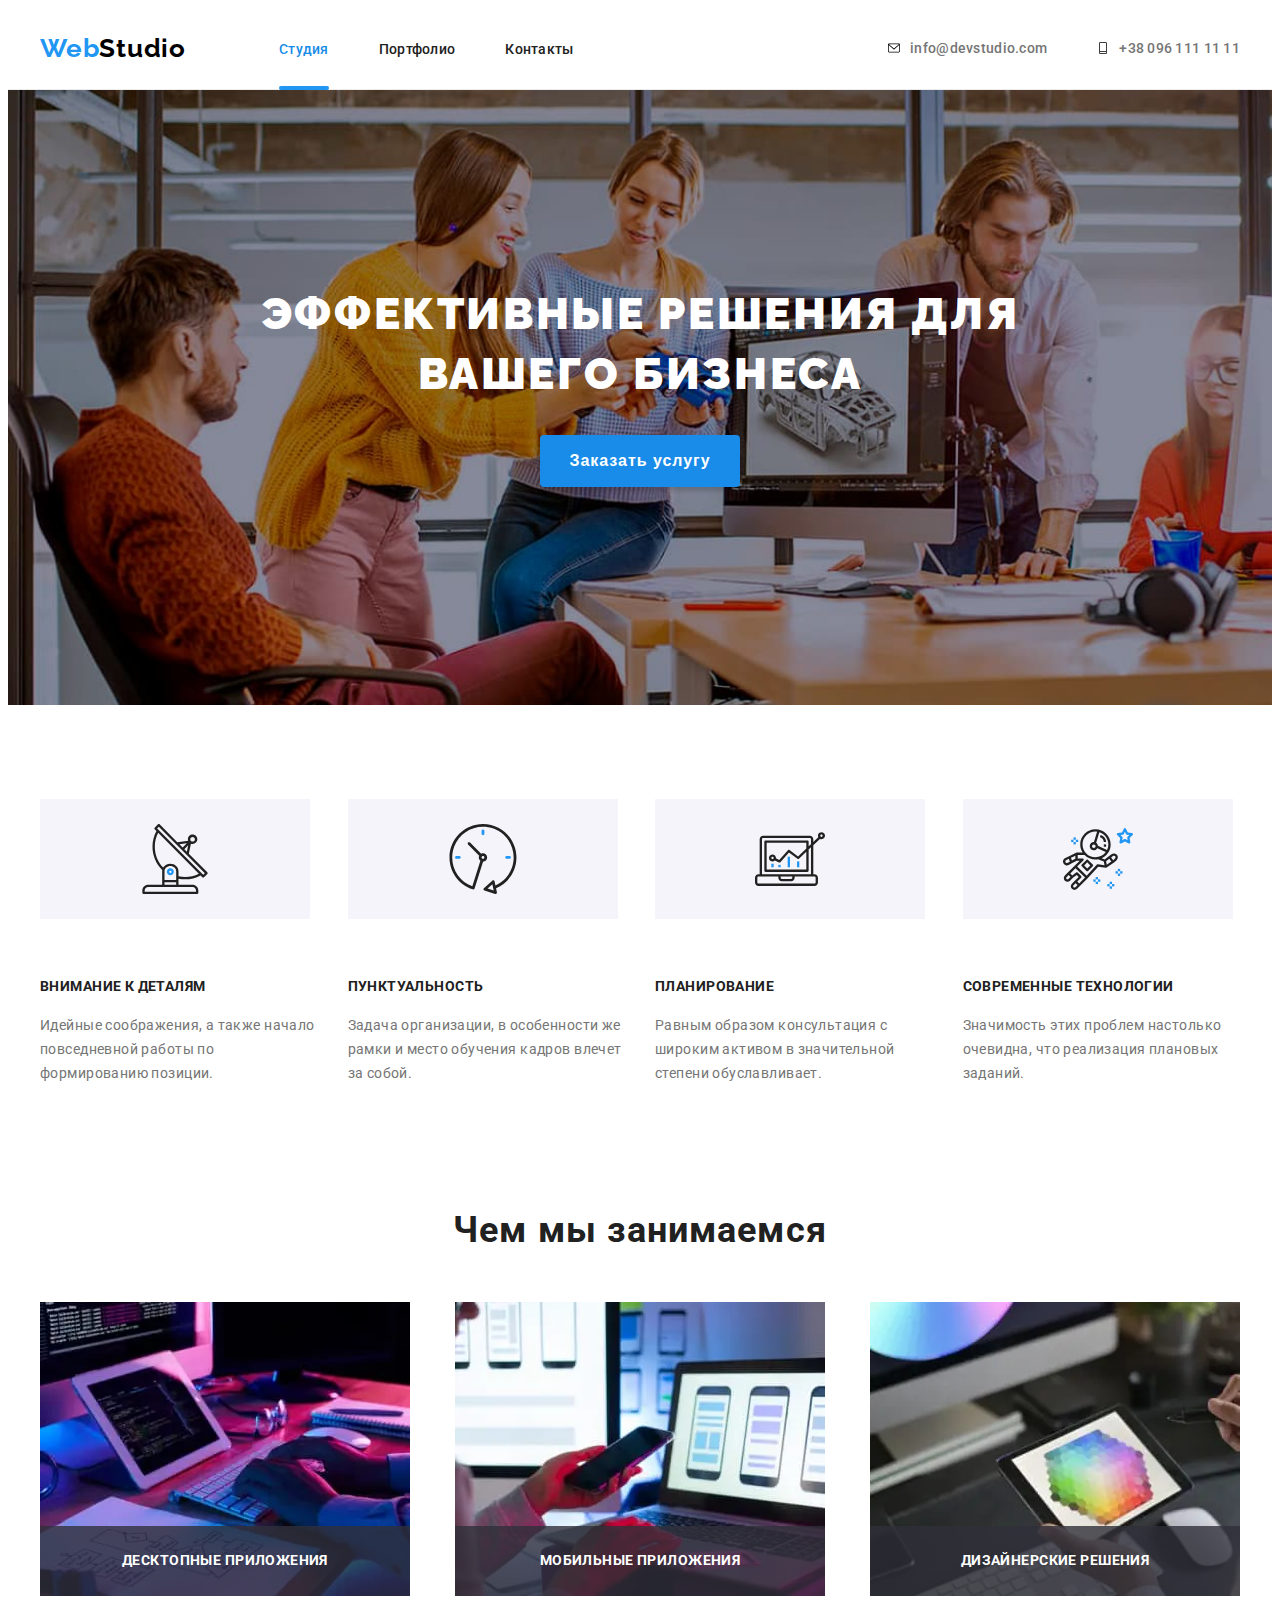
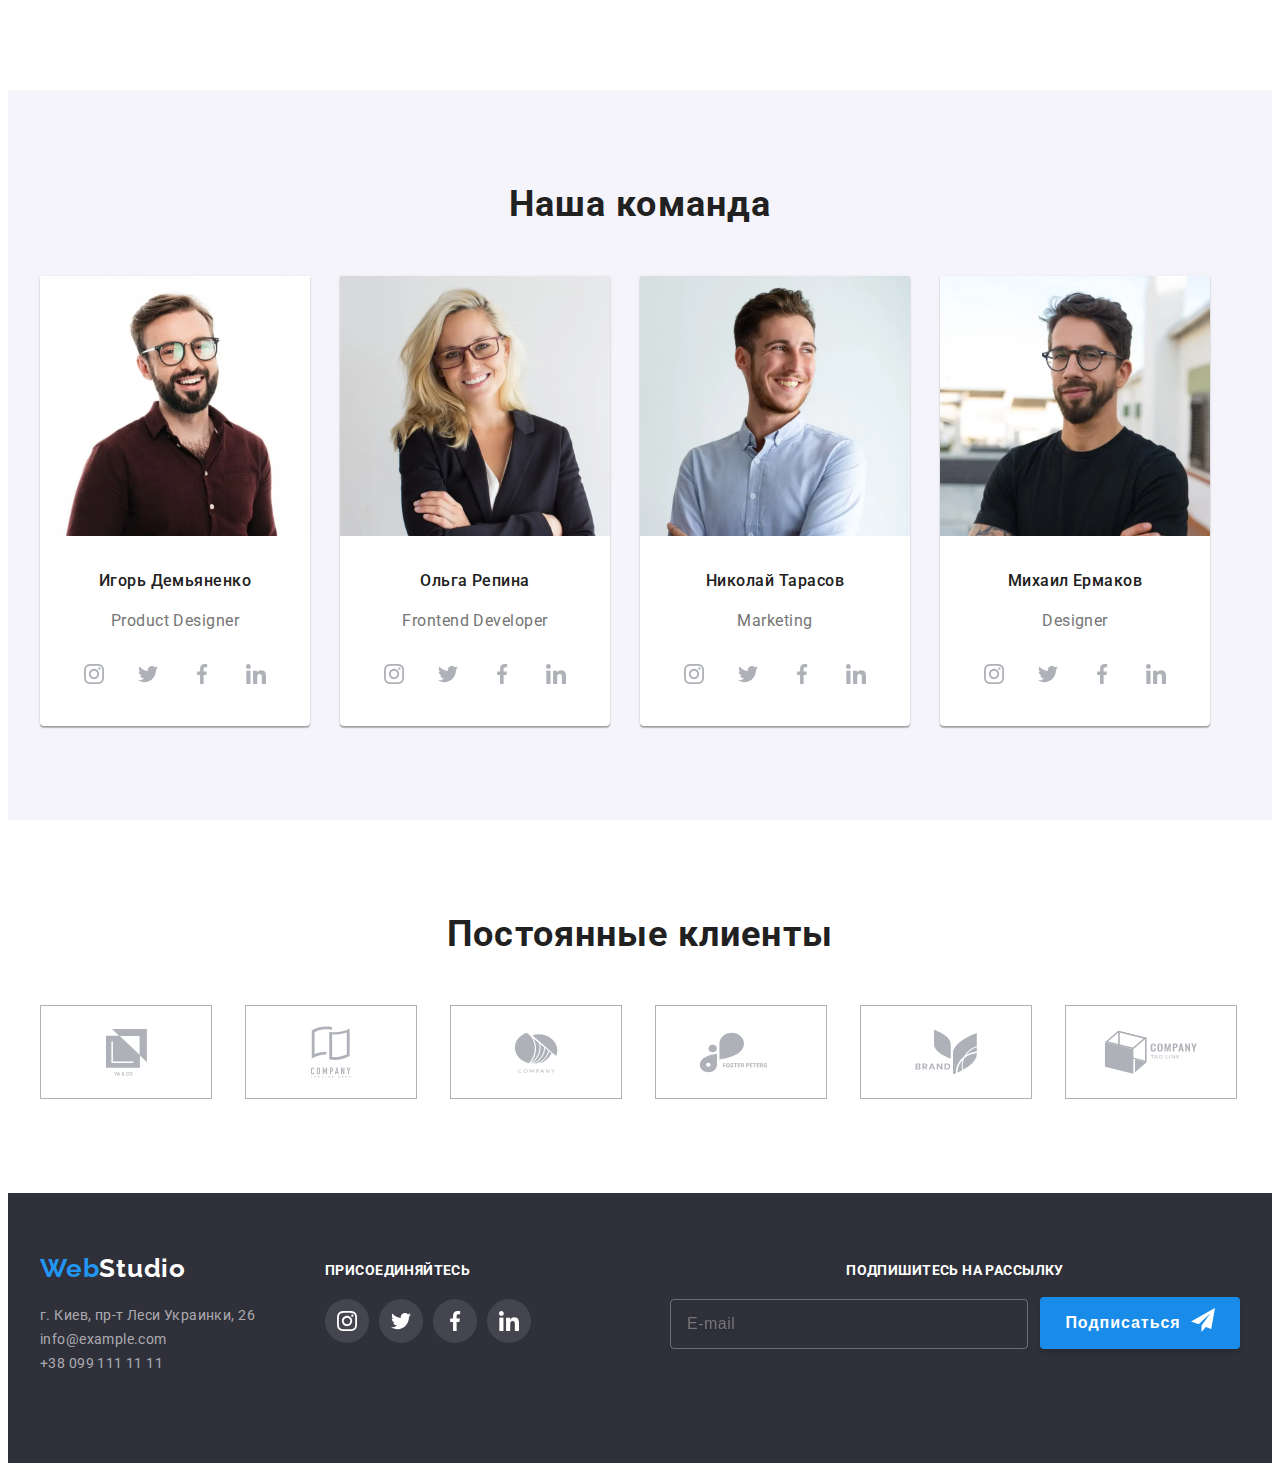
<file: index.html>
﻿<!DOCTYPE html>
<html lang="ru">
<head>
    <meta charset="UTF-8">
    <meta http-equiv="X-UA-Compatible" content="IE=edge">
    <meta name="viewport" content="width=device-width, initial-scale=1.0">
    <title>WebStudio</title>
    <link rel="preconnect" href="https://fonts.googleapis.com">
<link rel="preconnect" href="https://fonts.gstatic.com" crossorigin>
<link href="https://fonts.googleapis.com/css2?family=Raleway:wght@700&family=Roboto:wght@400;500;700;900&display=swap" rel="stylesheet">
<link rel="stylesheet" href="https://cdnjs.cloudflare.com/ajax/libs/modern-normalize/1.1.0/modern-normalize.min.css" integrity="sha512-wpPYUAdjBVSE4KJnH1VR1HeZfpl1ub8YT/NKx4PuQ5NmX2tKuGu6U/JRp5y+Y8XG2tV+wKQpNHVUX03MfMFn9Q==" crossorigin="anonymous" referrerpolicy="no-referrer" />
<link rel="stylesheet" href="./css/main.min.css">
</head>


<body class="body">

  <header class="header">
    <div class="container container-heder">
      <nav class="navigation">
        <a class="logo logo_part_black link"
         href="./"> 
         <span class="logo_part_blue link">Web</span>Studio
        </a>
        <button type="button" class="burger-button" data-menu-open>
        <svg class="burger-icon">
          <use href="images/sprites.svg#icon-menu_24px"></use>
        </svg>
        </button>
        <ul class="menu list">
         <li class="menu__item">
           <a  class="menu__link link current-page"
                  href="./">Студия
           </a>
           </li>
           <li class="menu__item">
           <a class="menu__link link"
                   href="./portfolio.html">Портфолио
           </a>
           </li>
           <li class="menu__item">
           <a class="menu__link link"
                   href="#">Контакты
           </a>
           </li>
        </ul>
      </nav>
     <ul class="address list">
            <li class="address__item">
              <a class="address__link link"
              href="mailto:info@devstudio.com">
              <svg class="adress__icon">
                <use href="images/sprites.svg#icon-envelope"></use>
              </svg>
              info@devstudio.com
            </a>
            </li>
            <li class="address__item">
              <a class="address__link link" href="tel:+380961111111">
              <svg class="adress__icon">
                <use href="images/sprites.svg#icon-tell"></use>
              </svg>
              +38 096 111 11 11
              </a>
            </li>
          </ul>  
    </div> 
    <div class="mobile-menu" data-menu>
<div class="container">
  <button type="button" class="botton-close" data-menu-close>
    <svg class="button-close-icon">
      <use href="images/sprites.svg#icon-Vector"></use>
    </svg>
   </button>
   <nav>
   <ul class="mobile-menu__list list">
    <li class="mobile-menu__item">
      <a  class="mobile-link link mobile-current-page"
             href="./">Студия
      </a>
      </li>
      <li class="mobile-menu__item">
      <a class="mobile-link link"
              href="./portfolio.html">Портфолио
      </a>
      </li>
      <li class="mobile-menu__item">
      <a class="mobile-link link"
              href="#">Контакты
      </a>
      </li>
   </ul>
  </nav>
   <ul class="mobile-address list">
    <li class="mobile-menu__item">
      <a class="mobile-link mobile-link-blue link" href="tel:+380961111111">
      +38 096 111 11 11
      </a>
    </li>
    <li class="mobile-menu__item">
      <a class="mobile-link-email link"
      href="mailto:info@devstudio.com">
      info@devstudio.com
    </a>
    </li>
  </ul> 
  <ul class="mobile-social">
    <li class="mobile-social__item list">
      <a href="#" class="mobile-social__link link">Instagram</a>
    </li>
    <li class="mobile-social__item list">
      <a href="#" class="mobile-social__link link">Twitter</a>
    </li>
    <li class="mobile-social__item list">
      <a href="#" class="mobile-social__link link">Facebook</a>
    </li>
    <li class="mobile-social__item list">
      <a href="#" class="mobile-social__link link">LinkedIn</a>
    </li>
  </ul> 
</div>
    </div>   
  </header>


  <main>
      <section class=" hero">
        <div class="container container-hero">
          <h1 class="main-title">
            Эффективные решения для вашего бизнеса
          </h1>
          <button class="button" type="button" data-modal-open>Заказать услугу
        </button>
        </div>
      </section>

      <section class="description">
        <div class="container">
          <h2 class="visually-hidden">
            Почему мы</h2>
          <ul class="description__list list">
            <li class="description__item">
              <div class="description__icon-wrapper">
              <svg class="description__icon">
                <use href="images/sprites.svg#icon-antenna">
                </use>
              </svg>
            </div>
              <h3 class="description-subtitle subtitle">
                Внимание к деталям</h3>
              <p class="description__text">Идейные соображения, а также начало повседневной работы по формированию позиции.</p>
            </li>
            <li class="description__item">
              <div class="description__icon-wrapper">
              <svg class="description__icon">
                <use href="images/sprites.svg#icon-clock"></use>
              </svg>
              </div>
              <h3 class="description-subtitle subtitle">
                Пунктуальность</h3>
              <p class="description__text">Задача организации, в особенности же рамки и место обучения кадров влечет за собой.</p>
            </li>
            <li class="description__item">
              <div class="description__icon-wrapper">
              <svg class="description__icon">
                <use href="images/sprites.svg#icon-diagram"></use>
              </svg>
              </div>
              <h3 class="description-subtitle subtitle">
               Планирование</h3>
              <p class="description__text">Равным образом консультация с широким активом в значительной степени обуславливает.</p>
            </li>
            <li class="description__item">
              <div class="description__icon-wrapper">
              <svg class="description__icon">
                <use href="images/sprites.svg#icon-astronaut"></use>
              </svg>
              </div>
              <h3 class="description-subtitle subtitle">
                Современные технологии</h3>
              <p class="description__text">Значимость этих проблем настолько очевидна, что реализация плановых заданий.</p>
            </li>
        </div>
      </section>

      <section class="section section-works">
        <div class="container">
        <h2 class="title">Чем мы занимаемся</h2>
        <ul class="works__list list">
          <li class="works__item">
            <div class="works__list-wrapper">
              <picture class="picture">
                <source media="(min-width: 1200px)" srcset="./images/jhg.webp 1x, /images/jhg@2x.webp 2x"
                type="image/webp">
                <source media="(min-width: 1200px)" srcset="./images/jhg.jpg 1x, ./images/jhg@2x.jpg 2x">
            <img src="#" alt="ноутбук" width="370" height="294">
            </picture>
            <p class="works__text">Десктопные приложения</p>
            </div>
          </li>
          <li class="works__item">
            <div class="works__list-wrapper">
              <picture class="picture">
                <source media="(min-width: 1200px)" srcset="./images/leptop.webp 1x, ./images/leptop@2x.webp 2x"
                type="image/webp">
                <source media="(min-width: 1200px)" srcset="./images/leptop.jpg 1x, ./images/leptop@2x.jpg 2x">
             <img src="#" alt="телефон, ноутбук" width="370" height="294">
             </picture>
             <p class="works__text">Мобильные приложения</p>
            </div>
          </li>
          <li class="works__item">
            <div class="works__list-wrapper">
              <picture class="picture">
                <source media="(min-width: 1200px)" srcset="./images/picture.webp 1x, ./images/picture@2x.webp 2x"
                type="image/webp">
                <source media="(min-width: 1200px)" srcset="./images/picture.jpg 1x, ./images/picture@2x.jpg">
            <img src="#" alt="планшет" width="370" height="294">
            </picture>
            <p class="works__text">Дизайнерские решения</p>
            </div>
          </li>
        </ul>
      </div>
      </section>

<section class="section section-team">
  <div class="container">
  <h2 class="title">Наша команда</h2>
  <ul class="team__list list">
    <li class="team__item">
      <picture >
        <source media="(min-width: 1200px)" srcset="./images/igor_demyanenko-desktop.webp 1x, ./images/igor_demyanenko-desktop@2x.webp 2x"
        type="image/webp">
        <source media="(min-width: 1200px)" srcset="./images/igor_demyanenko-desktop.jpg 1x, ./images/igor_demyanenko-desktop@2x.jpg 2x">
        <source media="(min-width: 768px)" srcset="./images/igor_demyanenko-tablet.webp 1x, ./images/igor_demyanenko-tablet@2x.webp 2x"
        type="image/webp"/>
        <source media="(min-width: 768px)" srcset="./images/igor_demyanenko-tablet.jpg 1x, ./images/igor_demyanenko-tablet@2x.jpg 2x">
        <source media="(min-width: 280px)" srcset="./images/igor_demyanenko-mobile.webp 1x, ./images/igor_demyanenko-mobile@2x.webp 2x"
        type="image/webp">
        <source media="(min-width:280px)" srcset="./images/igor_demyanenko-mobile.jpg 1x, ./images/igor_demyanenko-mobile@2x.jpg 2x">
        <img class="picture" src="#" alt="Игорь Демьяненко"/>
      </picture>
       <h4 class="team__names">Игорь Демьяненко</h4>
       <p lang="en" class="team__positions">Product Designer</p>
       <ul class="social__list">
         <li class="social__item list">
           <a class="social__link link" href="#">
           <svg class="social__icon">
             <use href="images/sprites.svg#icon-instagram"></use>
           </svg>
           </a>
         </li>
         <li class="social__item list">
           <a class="social__link link" href="#">
           <svg class="social__icon">
             <use href="images/sprites.svg#icon-twitter"></use>
           </svg>
           </a>
         </li>
         <li class="social__item list">
           <a class="social__link link" href="#">
           <svg class="social__icon">
             <use href="images/sprites.svg#icon-facebook"></use>
           </svg>
           </a>
         </li>
         <li class="social__item list">
           <a class="social__link link" href="#">
           <svg class="social__icon">
             <use href="images/sprites.svg#icon-linkedin"></use>
           </svg>
           </a>
         </li>
       </ul>
    </li>
    <li class="team__item">
      <picture>
        <source media="(min-width: 1200px)" srcset="./images/olga_repina-desktop.webp 1x, ./images/olga_repina-desktop@2x.webp 2x"
        type="image/webp">
        <source media="(min-width: 1200px)" srcset="./images/olga_repina-desktop.jpg 1x, ./images/olga_repina-desktop@2x.jpg 2x">
        <source media="(min-width: 768px)" srcset="./images/olga_repina-tablet.webp 1x, ./images/olga_repina-tablet@2x.webp 2x"
        type="image/webp">
        <source media="(min-width: 768px)" srcset="./images/olga_repina-tablet.jpg 1x, ./images/olga_repina-tablet@2x.jpg 2x">
        <source media="(min-width: 280px)" srcset="./images/olga_repina-mobile.webp 1x, ./images/olga_repina-mobile@2x.webp 2x"
        type="image/webp">
        <source media="(min-width: 280px)" srcset="./images/olga_repina-mobile.jpg 1x, ./images/olga_repina-mobile@2x.jpg 2x">
          <img class="picture" src="#" alt="Ольга Репина">
      </picture>
      
    <h4 class="team__names">Ольга Репина</h4>
    <p lang="en" class="team__positions">Frontend Developer</p>
    <ul class="social__list">
      <li class="social__item list">
        <a class="social__link link" href="#">
        <svg class="social__icon">
          <use href="images/sprites.svg#icon-instagram"></use>
        </svg>
        </a>
      </li>
      <li class="social__item list">
        <a class="social__link link" href="#">
        <svg class="social__icon">
          <use href="images/sprites.svg#icon-twitter"></use>
        </svg>
        </a>
      </li>
      <li class="social__item list">
        <a class="social__link link" href="#">
        <svg class="social__icon">
          <use href="images/sprites.svg#icon-facebook"></use>
        </svg>
        </a>
      </li>
      <li class="social__item list">
        <a class="social__link link" href="#">
        <svg class="social__icon">
          <use href="images/sprites.svg#icon-linkedin"></use>
        </svg>
        </a>
      </li>
    </ul>
    </li>
    <li class="team__item">
      <picture>
        <source media="(min-width: 1200px)" srcset="./images/nicolai_tarasov-desktop.webp 1x, ./images/nicolai_tarasov-desktop@2x.webp 2x"
        type="image/webp">
        <source media="(min-width: 1200px)" srcset="./images/nicolai_tarasov-desktop.jpg 1x, ./images/nicolai_tarasov-desktop@2x.jpg 2x">
        <source media="(min-width: 768px)" srcset="./images/nicolai_tarasov-tablet.webp 1x, ./images/nicolai_tarasov-tablet@2x.webp 2x"
        type="image/webp">
        <source media="(min-width: 768px)" srcset="./images/nicolai_tarasov-tablet.jpg 1x, ./images/nicolai_tarasov-tablet@2x.jpg 2x">
        <source media="(min-width: 280px)" srcset="./images/nicolai_tarasov-mobile.webp 1x, ./images/nicolai_tarasov-mobile@2x.webp 2x"
        type="image/webp">
        <source media="(min-width: 280px)" srcset="./images/nicolai_tarasov-mobile.jpg 1x, ./images/nicolai_tarasov-mobile@2x.jpg 2x">
        <img class="picture" src="#" alt="Николай Тарасов">
      </picture>
      
    <h4 class="team__names">Николай Тарасов</h4>
    <p lang="en" class="team__positions"> Marketing</p>
    <ul class="social__list">
      <li class="social__item list">
        <a class="social__link link" href="#">
        <svg class="social__icon">
          <use href="images/sprites.svg#icon-instagram"></use>
        </svg>
        </a>
      </li>
      <li class="social__item list">
        <a class="social__link link" href="#">
        <svg class="social__icon">
          <use href="images/sprites.svg#icon-twitter"></use>
        </svg>
        </a>
      </li>
      <li class="social__item list">
        <a class="social__link link" href="#">
        <svg class="social__icon">
          <use href="images/sprites.svg#icon-facebook"></use>
        </svg>
        </a>
      </li>
      <li class="social__item list">
        <a class="social__link link" href="#">
        <svg class="social__icon">
          <use href="images/sprites.svg#icon-linkedin"></use>
        </svg>
        </a>
      </li>
    </ul>
    </li>
    <li class="team__item">
      <picture>
        <source media="(min-width: 1200px)" srcset="./images/mychail_yermakov-desktop.webp 1x, ./images/mychail_yermakov-desktop@2x.webp 2x"
        type="image/webp">
        <source media="(min-width: 1200px)" srcset="./images/mychail_yermakov-desktop.jpg 1x, ./images/mychail_yermakov-desktop@2x.jpg 2x">
        <source media="(min-width: 768px)" srcset="./images/mychail_yermakov-tablet.webp 1x, ./images/mychail_yermakov-tablet@2x.webp 2x"
        type="image/webp">
        <source media="(min-width: 768px)" srcset="./images/mychail_yermakov-tablet.jpg 1x, ./images/mychail_yermakov-tablet@2x.jpg 2x">
        <source media="(min-width: 280px)" srcset="./images/mychail_yermakov-mobile.webp 1x, ./images/mychail_yermakov-mobile@2x.webp 2x"
        type="image/webp">
        <source media="(min-width: 280px)" srcset="./images/mychail_yermakov-mobile.jpg 1x, ./images/mychail_yermakov-mobile@2x.jpg 2x">
        <img class="picture" src="#" alt="Михаил Ермаков">
      </picture>
      
    <h4 class="team__names">Михаил Ермаков</h4>
    <p lang="en" class="team__positions"> Designer</p>
    <ul class="social__list">
      <li class="social__item list">
        <a class="social__link link" href="#">
        <svg class="social__icon">
          <use href="images/sprites.svg#icon-instagram"></use>
        </svg>
        </a>
      </li>
      <li class="social__item list">
        <a class="social__link link" href="#">
        <svg class="social__icon">
          <use href="images/sprites.svg#icon-twitter"></use>
        </svg>
        </a>
      </li>
      <li class="social__item list">
        <a class="social__link link" href="#">
        <svg class="social__icon">
          <use href="images/sprites.svg#icon-facebook"></use>
        </svg>
        </a>
      </li>
      <li class="social__item list">
        <a class="social__link link" href="#">
        <svg class="social__icon">
          <use href="images/sprites.svg#icon-linkedin"></use>
        </svg>
        </a>
      </li>
    </ul>
    </li>
  </ul>
</div>
</section>
<section class="section">
  <div class="container">
  <h2 class="title">Постоянные клиенты</h2>
 <ul class="customers__list">
   <li class="customers__item list">
     <a class="customers__link link" href="#">
     <svg class="customers__icon" width="41" height="47">
       <use href="images/sprites.svg#icon-logo-first"></use>
     </svg>
     </a>
   </li>
   <li class="customers__item list">
     <a class="customers__link link" href="#">
     <svg class="customers__icon"width="40" height="52">
       <use href="images/sprites.svg#icon-logo-second"> </use>
     </svg>
     </a>
   </li>
   <li class="customers__item list">
     <a class="customers__link link" href="#">
     <svg class="customers__icon" width="44" height="41">
       <use href="images/sprites.svg#icon-logo-third"></use>
     </svg>
     </a>
   </li>
   <li class="customers__item list">
     <a class="customers__link link" href="#">
     <svg class="customers__icon"width="85" height="41">
       <use href="images/sprites.svg#icon-logo-fourth"></use>
     </svg>
     </a>
   </li>
   <li class="customers__item list">
     <a class="customers__link link" href="#">
     <svg class="customers__icon" width="63" height="46">
       <use href="images/sprites.svg#icon-logo-fifth"></use>
     </svg>
     </a>
   </li>
   <li class="customers__item list">
     <a class="customers__link link" href="#">
     <svg class="customers__icon" width="94" height="44">
       <use href="images/sprites.svg#icon-logo-sixth"></use>
     </svg>
     </a>
   </li>
 </ul>
</div>
</section>
</main>

<!-- -------------------footer--------------------- -->

  <footer class="footer">
    <div class="container container-footer">
      <div class="contacts-social-wrapper">
    <div class="footer-contacts">
    <div class="logo-wrapper"> 
      <a class="logo logo_part_white link"
      href="./"> 
       <span class="logo_part_blue link">Web</span>Studio
     </a>
    </div>
      <ul class="contacts__list list">
        <li class="contacts__item">
          <a class="contacts__link link" 
          href="https://goo.gl/maps/D7MUWoHmYcWsuKsm8" target="_blank" rel="noopener noreferrer">г. Киев, пр-т Леси Украинки, 26</a></li>
        <li class="contacts__item">
          <a class="contacts__link link" 
          href="mailto:info@example.com">info@example.com</a></li>
        <li class="contacts__item">
          <a class="contacts__link link" 
          href="tel:+380991111111">+38 099 111 11 11</a></li>
      </ul>
    </div>
  
    <div class="footer-social"> 
      <p class="footer-subtitle subtitle">присоединяйтесь</p>
       <ul class="footer-social__list list">
         <li class="footer-social__item">
           <a class="footer-social__link link" href="#">
             <svg class="footer-social__icon">
               <use href="images/sprites.svg#icon-instagram"></use>
             </svg>
           </a>
         </li>
         <li class="footer-social__item">
           <a class="footer-social__link link" href="#">
             <svg class="footer-social__icon">
               <use href="images/sprites.svg#icon-twitter"></use>
             </svg>
           </a>
         </li>
         <li class="footer-social__item">
           <a class="footer-social__link link" href="#">
             <svg class="footer-social__icon">
               <use href="images/sprites.svg#icon-facebook"></use>
             </svg>
           </a>
         </li>
         <li class="footer-social__item">
           <a class="footer-social__link link" href="#">
             <svg class="footer-social__icon">
              <use href="images/sprites.svg#icon-linkedin"></use>
             </svg>
           </a>
         </li>
       </ul>
    </div>
  </div>
    <div class="footer-form-wrapper">
      <P class="footer-subtitle subtitle">Подпишитесь на рассылку</P>
      <form class="footer-form">
      <label>
      <input class="footer-form__field" type="email" name="customer-email" placeholder="E-mail">
    </label>
      <button class="button" type="submit">Подписаться
        <svg class="footer-form-button__icon">
          <use href="images/sprites.svg#icon-send"></use>
        </svg>
      </button>
    </form>
    </div>
  </div>
  </footer>

  <!-- --------------------- modal------------------- -->
  
 <div class="backdrop is-hidden" data-modal>
 <div class="modal">
   <button type="button" class="botton-close" data-modal-close>
     <svg class="button-close-icon">
       <use href="images/sprites.svg#icon-Vector"></use>
     </svg>
    </button>
     <form class="modal-form">
       <p class="text-modal-form">Оставьте свои данные, мы вам перезвоним</p>
       <label class="modal-form-label">Имя
       <span class="modal-form-field-wrapper">
       <input class="modal-form-field" type="text" name="custumer-name" placeholder=" " required minlength="2">
         <svg class="modal-form-field-icon">
           <use href="images/sprites.svg#icon-name"></use>
         </svg>
        </span>
      </label>
      <label class="modal-form-label">Телефон
       <span class="modal-form-field-wrapper">
       <input class="modal-form-field" type="tell" name="custumer-phone" required placeholder=" " minlength="10">
         <svg class="modal-form-field-icon">
           <use href="images/sprites.svg#tell"></use>
         </svg>
       </span>
      </label>
      <label class="modal-form-label">Почта
       <span class="modal-form-field-wrapper">
       <input class="modal-form-field" type="email" name="customer-email" required placeholder=" ">
         <svg class="modal-form-field-icon">
           <use href="images/sprites.svg#icon-email"></use>
         </svg>
       </span>
      </label>

       <label class="modal-form-label">Комментарий
       <textarea class="modal-form-textarea" name="comment" placeholder="Введите текст"></textarea>
      </label>
      <span class="modal-form-checkbox-wrapper">
       <input class="modal-form-checkbox visually-hidden" type="checkbox" value="policy" id="policy" required>
       <label class="modal-form-checkbox-label" for="policy">Соглашаюсь с рассылкой и принимаю &nbsp
         <a class="modal-form-checkbox-link" href="#">Условия договора</a>
       </label>
      </span>

       <button class="button" type="submit">Отправить</button>
      </form>
   
 </div>
 </div>
 <script src="./js/modal.js"></script>
 <script src="./js/menu.js"></script>
</body>
</html>
</file>
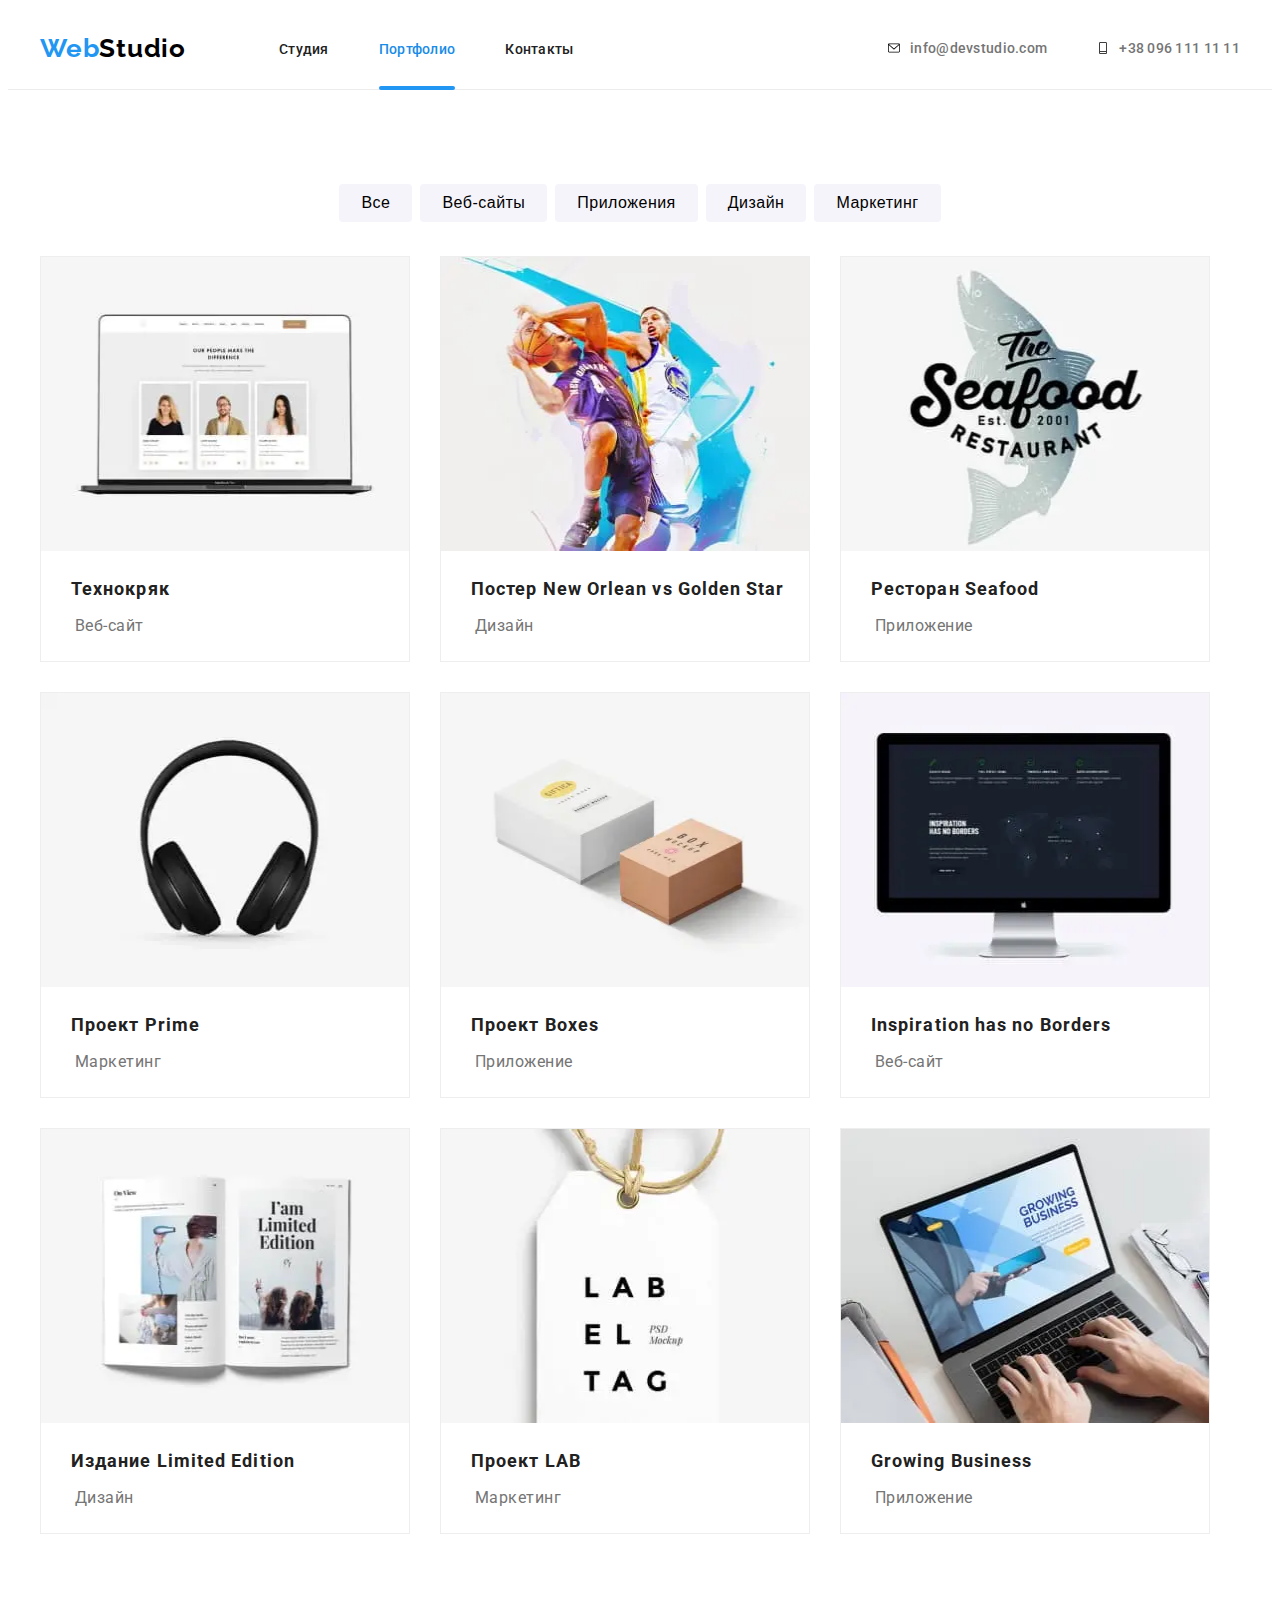
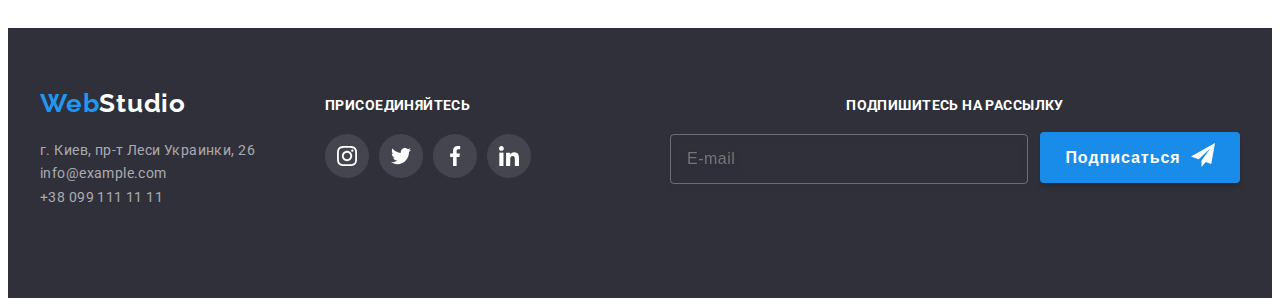
<file: portfolio.html>
<!DOCTYPE html>
<html lang="ru">
  <head>
    <meta charset="UTF-8" />
    <meta http-equiv="X-UA-Compatible" content="IE=edge" />
    <meta name="viewport" content="width=device-width, initial-scale=1.0" />
    <title>Портфолио</title>
    <link rel="preconnect" href="https://fonts.googleapis.com" />
    <link rel="preconnect" href="https://fonts.gstatic.com" crossorigin />
    <link
      href="https://fonts.googleapis.com/css2?family=Raleway:wght@700&family=Roboto:wght@400;500;700;900&display=swap"
      rel="stylesheet"
    />
    <link
      rel="stylesheet"
      href="https://cdnjs.cloudflare.com/ajax/libs/modern-normalize/1.1.0/modern-normalize.min.css"
      integrity="sha512-wpPYUAdjBVSE4KJnH1VR1HeZfpl1ub8YT/NKx4PuQ5NmX2tKuGu6U/JRp5y+Y8XG2tV+wKQpNHVUX03MfMFn9Q=="
      crossorigin="anonymous"
      referrerpolicy="no-referrer"
    />
    <link rel="stylesheet" href="./css/main.min.css" />
  </head>

  <body class="body">
  
    <header class="header">
      <div class="container container-heder">
        <nav class="navigation">
          <a class="logo logo_part_black link"
           href="./"> 
           <span class="logo_part_blue link">Web</span>Studio
          </a>
          <button type="button" class="burger-button" data-menu-open>
          <svg class="burger-icon">
            <use href="images/sprites.svg#icon-menu_24px"></use>
          </svg>
          </button>
          <ul class="menu list">
           <li class="menu__item">
             <a  class="menu__link link"
                    href="./">Студия
             </a>
             </li>
             <li class="menu__item">
             <a class="menu__link link current-page"
                     href="./portfolio.html">Портфолио
             </a>
             </li>
             <li class="menu__item">
             <a class="menu__link link"
                     href="#">Контакты
             </a>
             </li>
          </ul>
        </nav>
       <ul class="address list">
              <li class="address__item">
                <a class="address__link link"
                href="mailto:info@devstudio.com">
                <svg class="adress__icon">
                  <use href="images/sprites.svg#icon-envelope"></use>
                </svg>
                info@devstudio.com
              </a>
              </li>
              <li class="address__item">
                <a class="address__link link" href="tel:+380961111111">
                <svg class="adress__icon">
                  <use href="images/sprites.svg#icon-tell"></use>
                </svg>
                +38 096 111 11 11
                </a>
              </li>
            </ul>  
      </div> 
      <div class="mobile-menu" data-menu>
  <div class="container">
    <button type="button" class="botton-close" data-menu-close>
      <svg class="button-close-icon">
        <use href="images/sprites.svg#icon-Vector"></use>
      </svg>
     </button>
     <nav>
     <ul class="mobile-menu__list list">
      <li class="mobile-menu__item">
        <a  class="mobile-link link"
               href="./">Студия
        </a>
        </li>
        <li class="mobile-menu__item">
        <a class="mobile-link link mobile-current-page"
                href="./portfolio.html">Портфолио
        </a>
        </li>
        <li class="mobile-menu__item">
        <a class="mobile-link link"
                href="#">Контакты
        </a>
        </li>
     </ul>
    </nav>
     <ul class="mobile-address list">
      <li class="mobile-menu__item">
        <a class="mobile-link mobile-link-blue link" href="tel:+380961111111">
        +38 096 111 11 11
        </a>
      </li>
      <li class="mobile-menu__item">
        <a class="mobile-link-email link"
        href="mailto:info@devstudio.com">
        info@devstudio.com
      </a>
      </li>
    </ul> 
    <ul class="mobile-social">
      <li class="mobile-social__item list">
        <a href="#" class="mobile-social__link link">Instagram</a>
      </li>
      <li class="mobile-social__item list">
        <a href="#" class="mobile-social__link link">Twitter</a>
      </li>
      <li class="mobile-social__item list">
        <a href="#" class="mobile-social__link link">Facebook</a>
      </li>
      <li class="mobile-social__item list">
        <a href="#" class="mobile-social__link link">LinkedIn</a>
      </li>
    </ul> 
  </div>
      </div>   
    </header>
  
  
    <main>
      <section class="section">
        <div class="container container-portfolio">
          <ul class="portfolio-buttons">
            <li class="portfolio-buttons__list list">
              <button class="portfolio-buttons__item" type="button">Все</button>
            </li>
            <li class="portfolio-buttons__list list">
              <button class="portfolio-buttons__item" type="button">
                Веб-сайты
              </button>
            </li>
            <li class="portfolio-buttons__list list">
              <button class="portfolio-buttons__item" type="button">
                Приложения
              </button>
            </li>
            <li class="portfolio-buttons__list list">
              <button class="portfolio-buttons__item" type="button">
                Дизайн
              </button>
            </li>
            <li class="portfolio-buttons__list list">
              <button class="portfolio-buttons__item" type="button">
                Маркетинг
              </button>
            </li>
          </ul>
        </div>

        <div class="container">
          <ul class="portfolio__list">
            <li class="portfolio__item list">
              <a href="#" class="portfolio__link link">
                <div class="portfolio__wrapper">
                  <picture>
                    <source media="(min-width: 1200px)" srcset="./images/technocrack-desktop.webp 1x, ./images/technocrack-desktop@2x.webp 2x"
                    type="image/webp">
                    <source media="(min-width: 1200px)" srcset="./images/technocrack-desktop.jpg 1x, ./images/technocrack-desktop@2x.jpg 2x">
                    <source media="(min-width: 768px)" srcset="./images/technocrack-tablet.webp 1x, ./images/technocrack-tablet@2x.webp 2x"
                    type="image/webp">
                    <source media="(min-width: 768px)" srcset="./images/technocrack-tablet.jpg 1x, ./images/technocrack-tablet@2x.jpg 2x">
                    <source media="(min-width: 280px)" srcset="./images/technocrack-mobile.webp 1x, ./images/technocrack-mobile@2x.webp 2x"
                    type="image/webp">
                    <source media="(min-width: 280px)" srcset="./images/technocrack-mobile.jpg 1x, ./images/technocrack-mobile@2x.jpg 2x">
                    <img class="portfolio-picture"
                    src="#"
                    alt="Технокряк"
                  />
                  </picture>   
                  <p class="portfolio__overlay">
                    Технокряк это современная площадка распространения
                    коронавируса. Компании используют эту платформу для
                    цифрового шпионажа и атак на защищённые сервера конкурентов.
                  </p>
                </div>
                <p class="portfolio__names">
                  Технокряк
                </p>
                <p class="portfolio__type">
                  Веб-сайт
                </p>
              </a>
            </li>
            <li class="portfolio__item list">
              <a href="#" class="portfolio__link link">
                <div class="portfolio__wrapper">
                  <picture>
                    <source media="(min-width: 1200px)" srcset="./images/poster-new.orlean-desktop.webp 1x, ./images/poster-new.orlean-desktop@2x.webp 2x"
                    type="image/webp">
                    <source media="(min-width: 1200px)" srcset="./images/poster-new.orlean-desktop.jpg 1x, ./images/poster-new.orlean-desktop@2x.jpg 2x">
                    <source media="(min-width: 768px)" srcset="./images/poster-new.orlean-tablet.webp 1x, ./images/poster-new.orlean-tablet@2x.webp 2x"
                    type="image/webp">
                    <source media="(min-width: 768px)" srcset="./images/poster-new.orlean-tablet.jpg 1x, ./images/poster-new.orlean-tablet@2x.jpg 2x">
                    <source media="(min-width: 280px)" srcset="./images/poster-new.orlean-mobile.webp 1x, ./images/poster-new.orlean-mobile@2x.webp 2x"
                    type="image/webp">
                    <source media="(min-width: 280px)" srcset="./images/poster-new.orlean-mobile.jpg 1x, ./images/poster-new.orlean-mobile@2x.jpg 2x">
                    <img class="portfolio-picture"
                    src="#"
                    alt="Постер New Orlean vs Golden Star"
      
                  />
                  </picture>
                  
                  <p class="portfolio__overlay">
                    Технокряк это современная площадка распространения
                    коронавируса. Компании используют эту платформу для
                    цифрового шпионажа и атак на защищённые сервера конкурентов.
                  </p>
                </div>
                <p class="portfolio__names">
                  Постер New Orlean vs Golden Star
                </p>
                <p class="portfolio__type">
                  Дизайн
                </p>
              </a>
            </li>
            <li class="portfolio__item list">
              <a href="#" class="portfolio__link link">
                <div class="portfolio__wrapper">
                  <picture>
                    <source media="(min-width: 1200px)" srcset="./images/seafood-desktop.webp 1x, ./images/seafood-desktop@2x.webp 2x"
                    type="image/webp">
                    <source media="(min-width: 1200px)" srcset="./images/seafood-desktop.jpg 1x, ./images/seafood-desktop@2x.jpg 2x">
                    <source media="(min-width: 768px)" srcset="./images/seafood-tablet.webp 1x, ./images/seafood-tablet@2x.webp 2x"
                    type="image/webp">
                    <source media="(min-width: 768px)" srcset="./images/seafood-tablet.jpg 1x, ./images/seafood-tablet@2x.jpg 2x">
                    <source media="(min-width: 280px)" srcset="./images/seafood-mobile.webp 1x, ./images/seafood-mobile@2x.webp 2x"
                    type="image/webp">
                    <source media="(min-width: 280px)" srcset="./images/seafood-mobile.jpg 1x, ./images/seafood-mobile.@2xjpg 2x">
                    <img class="portfolio-picture"
                    src="#"
                    alt="Ресторан Seafood"
       
                  />
                  </picture>
                  <p class="portfolio__overlay">
                    Технокряк это современная площадка распространения
                    коронавируса. Компании используют эту платформу для
                    цифрового шпионажа и атак на защищённые сервера конкурентов.
                  </p>
                </div>
                <p class="portfolio__names">
                  Ресторан Seafood
                </p>
                <p class="portfolio__type">
                  Приложение
                </p>
              </a>
            </li>
            <li class="portfolio__item list">
              <a href="#" class="portfolio__link link">
                <div class="portfolio__wrapper">
                  <picture>
                    <source media="(min-width: 1200px)" srcset="./images/project-prime-desktop.webp 1x, ./images/project-prime-desktop@2x.webp 2x"
                    type="image/webp">
                    <source media="(min-width: 1200px)" srcset="./images/project-prime-desktop.jpg 1x, ./images/project-prime-desktop@2x.jpg 2x">
                    <source media="(min-width: 768px)" srcset="./images/project-prime-tablet.webp 1x, ./images/project-prime-tablet@2x.webp 2x"
                    type="image/webp">
                    <source media="(min-width: 768px)" srcset="./images/project-prime-tablet.jpg 1x, ./images/project-prime-tablet@2x.jpg 2x">
                    <source media="(min-width: 280px)" srcset="./images/project-prime-mobile.webp 1x, ./images/project-prime-mobile@2x.webp 2x"
                    type="image/webp">
                    <source media="(min-width: 280px)" srcset="./images/project-prime-mobile.jpg 1x, ./images/project-prime-mobile@2x.jpg 2x">
                    <img class="portfolio-picture"
                    src="#"
                    alt="Проект Prime"
                    
                  />
                  </picture>
                  <p class="portfolio__overlay">
                    Технокряк это современная площадка распространения
                    коронавируса. Компании используют эту платформу для
                    цифрового шпионажа и атак на защищённые сервера конкурентов.
                  </p>
                </div>
                <p class="portfolio__names">
                  Проект Prime
                </p>
                <p class="portfolio__type">
                  Маркетинг
                </p>
              </a>
            </li>
            <li class="portfolio__item list">
              <a href="#" class="portfolio__link link">
                <div class="portfolio__wrapper">
                  <picture>
                    <source media="(min-width: 1200px)" srcset="./images/project-boxes-desktop.webp 1x, ./images/project-boxes-desktop@2x.webp 2x"
                    type="image/webp">
                    <source media="(min-width: 1200px)" srcset="./images/project-boxes-desktop.jpg 1x, ./images/project-boxes-desktop@2x.jpg 2x">
                    <source media="(min-width: 768px)" srcset="./images/project-boxes-tablet.webp 1x, ./images/project-boxes-tablet@2x.webp 2x"
                    type="image/webp">
                    <source media="(min-width: 768px)" srcset="./images/project-boxes-tablet.jpg 1x, ./images/project-boxes-tablet@2x.jpg 2x">
                    <source media="(min-width: 280px)" srcset="./images/project-boxes-mobile.webp 1x, ./images/project-boxes-mobile@2x.webp 2x"
                    type="image/webp">
                    <source media="(min-width: 280px)" srcset="./images/project-boxes-mobile.jpg 1x, ./images/project-boxes-mobile@2x.jpg 2x">
                    <img class="portfolio-picture"
                    src="#"
                    alt="Проект Boxes"
                  
                  />
                  </picture>
                  <p class="portfolio__overlay">
                    Технокряк это современная площадка распространения
                    коронавируса. Компании используют эту платформу для
                    цифрового шпионажа и атак на защищённые сервера конкурентов.
                  </p>
                </div>
                <p class="portfolio__names">
                  Проект Boxes
                </p>
                <p class="portfolio__type">
                  Приложение
                </p>
              </a>
            </li>
            <li class="portfolio__item list">
              <a href="#" class="portfolio__link link">
                <div class="portfolio__wrapper">
                  <picture>
                    <source media="(min-width: 1200px)" srcset="./images/inspiration-desktop.webp 1x, ./images/inspiration-desktop@2x.webp 2x"
                    type="image/webp">
                    <source media="(min-width: 1200px)" srcset="./images/inspiration-desktop.jpg 1x, ./images/inspiration-desktop@2x.jpg 2x">
                    <source media="(min-width: 768px)" srcset="./images/inspiration-tablet.webp 1x,  ./images/inspiration-tablet@2x.webp2x"
                    type="image/webp">
                    <source media="(min-width: 768px)" srcset="./images/inspiration-tablet.jpg 1x, ./images/inspiration-tablet@2x.jpg 2x">
                    <source media="(min-width: 280px)" srcset="./images/inspiration-mobile.webp 1x, ./images/inspiration-mobile@2x.webp 2x"
                    type="image/webp">
                    <source media="(min-width: 280px)" srcset="./images/inspiration-mobile.jpg 1x, ./images/inspiration-mobile@2x.jpg 2x">
                    <img class="portfolio-picture"
                    src="#"
                    alt="Inspiration has no Borders"
                    
                  />
                  </picture>
                  <p class="portfolio__overlay">
                    Технокряк это современная площадка распространения
                    коронавируса. Компании используют эту платформу для
                    цифрового шпионажа и атак на защищённые сервера конкурентов.
                  </p>
                </div>
                <p lang="en" class="portfolio__names">
                  Inspiration has no Borders
                </p>
                <p class="portfolio__type">
                  Веб-сайт
                </p>
              </a>
            </li>
            <li class="portfolio__item list">
              <a href="#" class="portfolio__link link">
                <div class="portfolio__wrapper">
                  <picture>
                    <source media="(min-width: 1200px)" srcset="./images/edition-desktop.webp 1x, ./images/edition-desktop@2x.webp 2x"
                    type="image/webp">
                    <source media="(min-width: 1200px)" srcset="./images/edition-desktop.jpg 1x, ./images/edition-desktop@2x.jpg 2x">
                    <source media="(min-width: 768px)" srcset="./images/edition-tablet.webp 1x, ./images/edition-tablet@2x.webp 2x"
                    type="image/webp">
                    <source media="(min-width: 768px)" srcset="./images/edition-tablet.jpg 1x, ./images/edition-tablet@2x.jpg 2x">
                    <source media="(min-width: 280px)" srcset="./images/edition-mobile.webp 1x, ./images/edition-mobile@2x.webp 2x"
                    type="image/webp">
                    <source media="(min-width: 280px)" srcset="./images/edition-mobile.jpg 1x, ./images/edition-mobile@2x.jpg 2x">
                    <img class="portfolio-picture"
                    src="#"
                    alt="Издание Limited Edition"
                    
                  />
                  </picture>
                  <p class="portfolio__overlay">
                    Технокряк это современная площадка распространения
                    коронавируса. Компании используют эту платформу для
                    цифрового шпионажа и атак на защищённые сервера конкурентов.
                  </p>
                </div>
                <p class="portfolio__names">
                  Издание Limited Edition
                </p>
                <p class="portfolio__type">
                  Дизайн
                </p>
              </a>
            </li>
            <li class="portfolio__item list">
              <a href="#" class="portfolio__link link">
                <div class="portfolio__wrapper">
                  <picture>
                    <source media="(min-width: 1200px)" srcset="./images/project-lab-desktop.webp 1x, ./images/project-lab-desktop@2x.webp 2x"
                    type="image/webp">
                    <source media="(min-width: 1200px)" srcset="./images/project-lab-desktop.jpg 1x, ./images/project-lab-desktop@2x.jpg 2x">
                    <source media="(min-width: 768px)" srcset="./images/project-lab-tablet.webp 1x, ./images/project-lab-tablet@2x.webp 2x"
                    type="image/webp">
                    <source media="(min-width: 768px)" srcset="./images/project-lab-tablet.jpg 1x,./images/project-lab-tablet@2x.jpg  2x">
                    <source media="(min-width: 280px)" srcset="./images/project-lab-mobile.webp 1x, ./images/project-lab-mobile@2x.webp 2x"
                    type="image/webp">
                    <source media="(min-width: 280px)" srcset="./images/project-lab-mobile.jpg 1x, ./images/project-lab-mobile@2x.jpg 2x">
                    <img class="portfolio-picture"
                    src="#"
                    alt="Проект LAB"
                
                  />
                  </picture>
                  <p class="portfolio__overlay">
                    Технокряк это современная площадка распространения
                    коронавируса. Компании используют эту платформу для
                    цифрового шпионажа и атак на защищённые сервера конкурентов.
                  </p>
                </div>
                <p class="portfolio__names">
                  Проект LAB
                </p>
                <p class="portfolio__type">
                  Маркетинг
                </p>
              </a>
            </li>
            <li class="portfolio__item list">
              <a href="#" class="portfolio__link link">
                <div class="portfolio__wrapper">
                  <picture>
                    <source media="(min-width: 1200px)" srcset="./images/growing-business-desktop.webp 1x, ./images/growing-business-desktop@2x.webp 2x"
                    type="image/webp">
                    <source media="(min-width: 1200px)" srcset="./images/growing-business-desktop.jpg 1x, ./images/growing-business-desktop@2x.jpg 2x">
                    <source media="(min-width: 768px)" srcset="./images/growing-business-tablet.webp 1x, ./images/growing-business-tablet@2x.webp 2x"
                    type="image/webp">
                    <source media="(min-width: 768px)" srcset="./images/growing-business-tablet.jpg 1x, ./images/growing-business-tablet@2x.jpg 2x">
                    <source media="(min-width: 280px)" srcset="./images/growing-business-mobile.webp 1x, ./images/growing-business-mobile@2x.webp 2x"
                    type="image/webp">
                    <source media="(min-width: 280px)" srcset="./images/growing-business-mobile.jpg 1x, ./images/growing-business-mobile@2x.jpg 2x">
                    <img  class="portfolio-picture"
                    src="#"
                    alt="Growing Business"

                  />
                  </picture>
                  <p class="portfolio__overlay">
                    Технокряк это современная площадка распространения
                    коронавируса. Компании используют эту платформу для
                    цифрового шпионажа и атак на защищённые сервера конкурентов.
                  </p>
                </div>
                <p lang="en" class="portfolio__names">
                  Growing Business
                </p>
                <p class="portfolio__type">
                  Приложение
                </p>
              </a>
            </li>
          </ul>
        </div>
      </section>
    </main>

<!-- -------------------footer--------------------- -->

<footer class="footer">
  <div class="container container-footer">
    <div class="contacts-social-wrapper">
  <div class="footer-contacts">
  <div class="logo-wrapper"> 
    <a class="logo logo_part_white link"
    href="./"> 
     <span class="logo_part_blue link">Web</span>Studio
   </a>
  </div>
    <ul class="contacts__list list">
      <li class="contacts__item">
        <a class="contacts__link link" 
        href="https://goo.gl/maps/D7MUWoHmYcWsuKsm8" target="_blank" rel="noopener noreferrer">г. Киев, пр-т Леси Украинки, 26</a></li>
      <li class="contacts__item">
        <a class="contacts__link link" 
        href="mailto:info@example.com">info@example.com</a></li>
      <li class="contacts__item">
        <a class="contacts__link link" 
        href="tel:+380991111111">+38 099 111 11 11</a></li>
    </ul>
  </div>

  <div class="footer-social"> 
    <p class="footer-subtitle subtitle">присоединяйтесь</p>
     <ul class="footer-social__list list">
       <li class="footer-social__item">
         <a class="footer-social__link link" href="#">
           <svg class="footer-social__icon">
             <use href="images/sprites.svg#icon-instagram"></use>
           </svg>
         </a>
       </li>
       <li class="footer-social__item">
         <a class="footer-social__link link" href="#">
           <svg class="footer-social__icon">
             <use href="images/sprites.svg#icon-twitter"></use>
           </svg>
         </a>
       </li>
       <li class="footer-social__item">
         <a class="footer-social__link link" href="#">
           <svg class="footer-social__icon">
             <use href="images/sprites.svg#icon-facebook"></use>
           </svg>
         </a>
       </li>
       <li class="footer-social__item">
         <a class="footer-social__link link" href="#">
           <svg class="footer-social__icon">
            <use href="images/sprites.svg#icon-linkedin"></use>
           </svg>
         </a>
       </li>
     </ul>
  </div>
</div>
  <div class="footer-form-wrapper">
    <P class="footer-subtitle subtitle">Подпишитесь на рассылку</P>
    <form class="footer-form">
    <label>
    <input class="footer-form__field" type="email" name="customer-email" placeholder="E-mail">
  </label>
    <button class="button" type="submit">Подписаться
      <svg class="footer-form-button__icon">
        <use href="images/sprites.svg#icon-send"></use>
      </svg>
    </button>
  </form>
  </div>
</div>
</footer>
<script src="./js/menu.js"></script>
  </body>
</html>
</file>
<file: css/main.min.css>
:root{--main-font: "Roboto", sans-serif;--secondary-font: "Raleway", sans-serif}h1,h2,h3,h4,p{margin-top:0;margin-bottom:0}ol,ul{margin-top:0;margin-bottom:0;padding-left:0}img{display:block}.link{text-decoration:none}.list{list-style:none}body{font-family:var(--main-font);color:#212121}.container{padding-left:15px;padding-right:15px}.section{padding-top:60px;padding-bottom:60px}@media screen and (min-width: 480px){.container{width:480px;margin:0 auto}}@media screen and (min-width: 768px){.container{width:768px}}@media screen and (min-width: 1200px){.container{width:1200px}.section{padding-top:94px;padding-bottom:94px}}.visually-hidden{position:absolute !important;clip:rect(1px 1px 1px 1px) !important;padding:0 !important;border:0 !important;overflow:hidden !important;width:1px !important;height:1px !important}.title{font-weight:700;font-size:28px;line-height:1.18;text-align:center;letter-spacing:.03em;margin-bottom:50px;color:#212121;margin-bottom:30px}@media screen and (min-width: 1200px){.title{font-size:36px;line-height:1.16;margin-bottom:50px}}.logo-wrapper{display:flex}.logo{font-family:var(--secondary-font);font-weight:700;font-size:26px;line-height:1.19;text-align:center;letter-spacing:.03em;margin-right:93px}.logo_part_white{color:#fff;display:block;margin:0 auto}.logo_part_blue{color:#2196f3}.logo_part_black{color:#000}@media screen and (min-width: 1200px){.logo_part_white{margin-left:0}}.botton-close{position:absolute;top:10px;right:10px;width:30px;height:30px;border-radius:50%;border:1px solid rgba(0,0,0,.1);background-color:transparent;cursor:pointer;padding:0}.button-close-icon{width:11px;height:11px}.button{display:flex;justify-content:center;width:200px;font-weight:700;font-size:16px;line-height:1.87;letter-spacing:.06em;border-color:transparent;color:#fff;background:#188ce8;box-shadow:0px 4px 4px rgba(0,0,0,.15);border-radius:4px;padding:9px 0;margin:auto;transition:background-color 250ms cubic-bezier(0.4, 0, 0.2, 1),cursor 250ms cubic-bezier(0.4, 0, 0.2, 1)}.button:hover,.button:focus{background-color:#188ce8;cursor:pointer}@media screen and (min-width: 1200px){.button{margin-top:18px}}.subtitle{font-weight:700;font-size:14px;line-height:1.14;letter-spacing:.03em;text-transform:uppercase;text-align:center}@media screen and (min-width: 768px){.subtitle{text-align:left}}@media screen and (min-width: 1200px){.subtitle{text-align:left}}.backdrop{position:fixed;background-color:rgba(0,0,0,.2);top:0;left:0;width:100vw;height:100vh;opacity:1;visibility:visible;pointer-events:auto;transition:opasity 250ms cubic-bezier(0.4, 0, 0.2, 1),visibility 250ms cubic-bezier(0.4, 0, 0.2, 1)}.is-hidden{opacity:0;visibility:hidden;pointer-events:none}.modal{position:absolute;top:50%;left:50%;transform:translate(-50%, -50%);background:#fff;box-shadow:0px 1px 3px rgba(0,0,0,.12),0px 1px 1px rgba(0,0,0,.14),0px 2px 1px rgba(0,0,0,.2);border-radius:4px}@media screen and (min-width: 480px){.modal{width:450px;height:600px}}@media screen and (min-width: 1200px){.modal{width:528px;height:595px}}.modal-form{display:flex;flex-direction:column;padding:40px}.text-modal-form{font-weight:700;font-size:20px;line-height:1.15;text-align:center;letter-spacing:.03em;color:#212121;margin-bottom:12px}.modal-form-label{margin-bottom:10px;font-weight:normal;font-size:12px;line-height:1.66;letter-spacing:.01em;color:#757575}.modal-form-field-wrapper{position:relative}.modal-form-field{padding-left:42px;border:1px solid rgba(33,33,33,.2);border-radius:4px;width:100%;height:40px;transition:border-color 250ms cubic-bezier(0.4, 0, 0.2, 1),outline 250ms cubic-bezier(0.4, 0, 0.2, 1)}.modal-form-field:focus{outline:none;border-color:#2196f3}.modal-form-field:focus:not(:-moz-placeholder-shown):invalid{border-color:tomato}.modal-form-field:focus:not(:-ms-input-placeholder):invalid{border-color:tomato}.modal-form-field:focus:not(:placeholder-shown):invalid{border-color:tomato}.modal-form-field:hover{cursor:pointer}.modal-form-field-icon{position:absolute;left:12px;top:50%;transform:translateY(-50%);width:18px;height:18px;fill:#212121;transition:fill 250ms cubic-bezier(0.4, 0, 0.2, 1)}.modal-form-field:focus+.modal-form-field-icon{fill:#2196f3}.modal-form-textarea{width:100%;height:120px;padding:12px 16px;margin-bottom:10px;resize:none;border:1px solid rgba(33,33,33,.2);border-radius:4px;transition:border-color 250ms cubic-bezier(0.4, 0, 0.2, 1),outline 250ms cubic-bezier(0.4, 0, 0.2, 1)}.modal-form-textarea:focus{outline:none;border-color:#2196f3}.modal-form-textarea:hover{cursor:pointer}.modal-form-checkbox-wrapper{position:relative}.modal-form-checkbox-label{display:flex;align-items:center;font-weight:400;font-size:12px;line-height:1.61;letter-spacing:.03em;color:#757575;margin-bottom:30px}.modal-form-checkbox-label:hover{cursor:pointer}.modal-form-checkbox-label::before{content:"";width:16px;height:15px;margin-right:8px;border:2px solid;border-radius:3px;border-color:#212121}.modal-form-checkbox:checked+.modal-form-checkbox-label::before{background-image:url("../images/icon_check.svg");background-position:center;border-color:#2196f3}.modal-form-checkbox-link{font-weight:400;font-size:11.5px;line-height:1.61;letter-spacing:.03em;-webkit-text-decoration-line:underline;text-decoration-line:underline;color:#2196f3}.modal-button{border-color:transparent;display:block;margin:0 auto;cursor:pointer;padding:23px 56px;background:#2196f3;box-shadow:0px 4px 4px rgba(0,0,0,.15);border-radius:4px;font-weight:700;font-size:16px;line-height:1.88px;text-align:center;letter-spacing:.06em;color:#fff}@media screen and (min-width: 1200px){.modal-form-checkbox-label{font-size:14px;line-height:1.71}.modal-form-checkbox-link{font-size:14px;line-height:1.71}}.header{border-bottom:1px solid #ececec}.container-heder{padding-top:16px;padding-bottom:16px}.navigation{display:flex;justify-content:space-between;align-items:center}.menu{display:none}.address{display:none}.burger-button{border:none;background-color:transparent;padding:0;line-height:0;cursor:pointer}.burger-button:hover,.burger-button:focus{fill:#2196f3}.burger-icon{width:24px;height:16px}.mobile-menu.is-open{opacity:1;visibility:visible;pointer-events:auto}.mobile-menu{opacity:0;visibility:hidden;pointer-events:none;position:fixed;z-index:100;left:0;top:0;width:100vw;height:100vh;padding:40px 48px;background:#fff}.mobile-menu__list{margin-bottom:300px}.mobile-menu__item:not(:last-child){margin-bottom:32px}.mobile-link{font-weight:500;font-size:40px;line-height:1.17;letter-spacing:.02em;color:#212121}.mobile-current-page{color:#2196f3}.mobile-address{margin-bottom:64px}.mobile-link-blue{color:#2196f3}.mobile-link-email{font-weight:500;font-size:24px;line-height:1.16;letter-spacing:.02em;color:#757575}.mobile-social{display:flex}.mobile-social__item{padding-right:10px;border-right:1px solid rgba(33,33,33,.2)}.mobile-social__item:not(:last-child){margin-right:10px}.mobile-social__link{font-weight:500;font-size:18px;line-height:1.22;letter-spacing:.02em;color:#2196f3}@media screen and (min-width: 768px){.container-heder{display:flex;justify-content:space-between;align-items:center;padding-top:26px;padding-bottom:26px}.burger-button{display:none}.menu{display:flex;align-items:center}.menu__item:not(:last-child){margin-right:50px}.menu__link{font-weight:500;font-size:14px;line-height:1.14;letter-spacing:.02em;color:#212121;position:relative;transition:color 250ms cubic-bezier(0.4, 0, 0.2, 1)}.menu__link:hover,.menu__link:focus{color:#188ce8}.current-page{color:#188ce8}.current-page::after{position:absolute;display:block;content:"";width:100%;height:4px;border-radius:2px;margin-top:28px;background-color:#2196f3}.address{display:flex;flex-direction:column;align-items:flex-start}.address__item:not(:last-child){margin-bottom:10px}.adress__icon{width:12px;height:12px;margin-right:10px}.address__link{display:flex;justify-content:center;align-items:center;font-weight:500;font-size:14px;line-height:16px;letter-spacing:.02em;color:#757575;transition:color 25000ms cubic-bezier(0.4, 0, 0.2, 1);transition:color 250ms cubic-bezier(0.4, 0, 0.2, 1),fill 250ms cubic-bezier(0.4, 0, 0.2, 1)}.address__link:hover,.address__link:focus{color:#2196f3;fill:#2196f3}}@media screen and (min-width: 1200px){.container-heder{padding-top:25px;padding-bottom:25px}.address{flex-direction:row;align-items:center}.address__item:not(:last-child){margin-bottom:0;margin-right:50px}}.hero{display:flex;padding-top:118px;padding-bottom:118px;background-color:#2f303a;background-image:linear-gradient(rgba(47, 48, 58, 0.4), rgba(47, 48, 58, 0.4)),url("../images/bg-mobile.jpg");background-size:cover}@media(min-device-pixel-ratio: 2),(-webkit-min-device-pixel-ratio: 2),(min-resolution: 192dpi),(min-resolution: 2dppx){.hero{background-image:url("../images/bg-mobile@2x.jpg")}}.container-hero{padding-right:60px;padding-left:60px}.main-title{font-family:var(--secondary-font);font-weight:900;font-size:25px;line-height:41px;text-align:center;letter-spacing:.06em;text-transform:uppercase;color:#fff;margin-bottom:31px}@media screen and (min-width: 768px){.hero{background-image:url("../images/bg-tablet.jpg")}}@media screen and (min-width: 768px)and (min-device-pixel-ratio: 2),screen and (min-width: 768px)and (-webkit-min-device-pixel-ratio: 2),screen and (min-width: 768px)and (min-resolution: 192dpi),screen and (min-width: 768px)and (min-resolution: 2dppx){.hero{background-image:url("../images/bg-tablet@2x.jpg")}}@media screen and (min-width: 768px){.container-hero{padding-right:204px;padding-left:204px}}@media screen and (min-width: 1200px){.hero{background-image:url("../images/bg-desktop.jpg")}}@media screen and (min-width: 1200px)and (min-device-pixel-ratio: 2),screen and (min-width: 1200px)and (-webkit-min-device-pixel-ratio: 2),screen and (min-width: 1200px)and (min-resolution: 192dpi),screen and (min-width: 1200px)and (min-resolution: 2dppx){.hero{background-image:url("../images/bg-desktop@2x.jpg")}}@media screen and (min-width: 1200px){.hero{padding-top:194px;padding-bottom:218px}}@media screen and (min-width: 1200px){.container-hero{padding-right:237px;padding-left:237px}}@media screen and (min-width: 1200px){.main-title{font-size:44px;line-height:1.36}}.description{padding-top:60px;padding-bottom:30px}.description__item{margin-bottom:30px}.description__icon-wrapper{display:flex;justify-content:center;align-items:center;background-color:#f5f4fa;height:120px}.description__text{font-weight:400;font-size:14px;line-height:1.71;letter-spacing:.03em;color:#757575}.description__icon{width:70px;height:70px}.description-subtitle{padding-top:30px;padding-bottom:10px}@media screen and (min-width: 480px){.description__icon-wrapper{width:450px}}@media screen and (min-width: 768px){.description__icon-wrapper{width:354px}.description__list{display:flex;flex-wrap:wrap;margin-top:-10px;margin-left:-30px}.description__item{flex-basis:calc((100% - 60px) / 2);margin-left:30px;margin-top:10px}}@media screen and (min-width: 1200px){.description{padding-top:94px;padding-bottom:0}.description__list{display:flex;flex-wrap:wrap;margin-top:-10px;margin-left:-30px}.description__item{flex-basis:calc((100% - 120px) / 4);margin-left:30px;margin-top:10px}.description__icon-wrapper{width:270px;height:120px}.description-subtitle{margin-bottom:10px;margin-top:30px}}.section-works{display:none}@media screen and (min-width: 1200px){.section-works{display:block}.works__list{display:flex;justify-content:space-between}.works__item{position:relative}.works__text{display:flex;justify-content:center;align-items:center;position:absolute;font-weight:700;font-size:14px;line-height:1.14;letter-spacing:.03em;text-transform:uppercase;color:#fff;width:100%;height:70px;background:rgba(47,48,58,.8);transform:translateY(-100%);overflow:auto}}.section-team{background:#f5f4fa}.team__item{padding-bottom:24px;background:#fff;box-shadow:0px 1px 3px rgba(0,0,0,.12),0px 1px 1px rgba(0,0,0,.14),0px 2px 1px rgba(0,0,0,.2);border-radius:0px 0px 4px 4px;margin-bottom:30px}.picture{margin:0 auto;width:100%}.team__names{margin-top:30px;font-weight:500;font-size:16px;line-height:1.87;text-align:center;letter-spacing:.03em}.team__positions{margin-top:10px;font-weight:400;font-size:16px;line-height:1.87;text-align:center;letter-spacing:.03em;color:#757575}.social__list{display:flex;margin-top:16px;justify-content:center}.social__link{display:flex;justify-content:center;align-items:center;width:44px;height:44px;border-radius:50%;fill:#afb1b8;transition:background-color 250ms cubic-bezier(0.4, 0, 0.2, 1),fill 250ms cubic-bezier(0.4, 0, 0.2, 1)}.social__link:focus,.social__link:hover{background-color:#2196f3;fill:#fff}.social__link .social__icon{width:20px;height:20px}@media screen and (min-width: 480px){.picture{width:450px;height:460px}}@media screen and (min-width: 768px){.team__list{display:flex;flex-wrap:wrap;margin-top:-30px;margin-left:-30px}.team__item{flex-basis:calc((100% - 60) / 2);margin-top:30px;margin-left:30px;padding-bottom:0px;margin-bottom:0}.picture{width:354px;height:374px}}@media screen and (min-width: 1200px){.team__item{flex-basis:calc((100% - 120) / 4)}.picture{width:270px;height:260px}.social__list{padding-right:32px;padding-left:32px;margin-bottom:30px;justify-content:space-between}}.customers__list{display:flex;flex-wrap:wrap;margin-left:-30px;margin-top:-30px}.customers__item{flex-basis:calc((100% - 60px) / 2);margin-left:30px;margin-top:30px}.customers__link{display:flex;justify-content:center;align-items:center;border:1px solid #afb1b8;fill:#afb1b8;height:92px;transition:fill 250ms cubic-bezier(0.4, 0, 0.2, 1)}.customers__link:hover,.customers__link:focus{fill:#2196f3}@media screen and (min-width: 480px){.customers__link{width:210px}}@media screen and (min-width: 768px){.customers__item{flex-basis:calc((100% - 90px) / 3)}.customers__link{width:226px}}@media screen and (min-width: 768px)and (min-width: 1200px){.customers__list{flex-wrap:nowrap}.customers__link{width:170px}}.footer{padding:60px 0;background:#2f303a}.contacts__list{margin-top:20px;margin-bottom:60px}.contacts__item{display:flex;justify-content:center}.contacts__link{font-weight:400;font-size:14px;line-height:1.71;letter-spacing:.03em;color:rgba(255,255,255,.6)}.footer-social__list{display:flex;justify-content:center;margin-top:20px;margin-bottom:60px}.footer-social__item:not(:last-child){margin-right:10px}.footer-social__link{display:flex;justify-content:center;align-items:center;width:44px;height:44px;border-radius:50%;background:rgba(255,255,255,.1);transition:background-color 250ms cubic-bezier(0.4, 0, 0.2, 1)}.footer-social__link:hover,.footer-social__link:focus{background-color:#2196f3}.footer-social__icon{width:20px;height:20px;fill:#fff}.footer-subtitle{margin:0 auto;margin-top:10px;color:#fff}.footer-form{display:flex;flex-direction:column}.footer-form__field{width:100%;height:50px;background-color:transparent;font-weight:400;font-size:16px;line-height:1.25;padding:16px;letter-spacing:.03em;color:rgba(255,255,255,.6);border:1px solid rgba(255,255,255,.3);box-sizing:border-box;filter:drop-shadow(0px 4px 4px rgba(0, 0, 0, 0.15));border-radius:4px;margin-top:20px;margin-bottom:20px}.footer-form-button__icon{margin-left:10px;fill:#fff;width:24px;height:24px}@media screen and (min-width: 768px){.contacts-social-wrapper{display:flex;justify-content:space-between}.footer-form__field{width:450px}.footer-form-wrapper{display:flex;flex-direction:column;text-align:center}}@media screen and (min-width: 1200px){.container-footer{display:flex}.footer-contacts{margin-right:70px}.contacts__list{margin-bottom:0}.contacts__item{display:flex;justify-content:flex-start}.footer-form-wrapper{margin-left:auto}.footer-form{flex-direction:row}.footer-form__field{margin-bottom:0;width:358px;margin-right:12px}}.portfolio-buttons{display:flex;flex-wrap:wrap;justify-content:flex-start}.portfolio-buttons__item{margin-bottom:13px;font-weight:500;padding:6px 22px;font-size:16px;line-height:1.62;text-align:center;letter-spacing:.03em;background:#f5f4fa;border-radius:4px;border:none;transition:color 250ms cubic-bezier(0.4, 0, 0.2, 1),background-color 250ms cubic-bezier(0.4, 0, 0.2, 1),cursor 250ms cubic-bezier(0.4, 0, 0.2, 1),box-shadow 250ms cubic-bezier(0.4, 0, 0.2, 1)}.portfolio-buttons__item:hover,.portfolio-buttons__item:focus{color:#fff;background-color:#2196f3;cursor:pointer;box-shadow:0px 4px 4px rgba(0,0,0,.25),0px 1px 2px rgba(0,0,0,.08),0px 2px 2px rgba(0,0,0,.12)}.portfolio-buttons__list:not(:last-child){margin-right:8px}.portfolio__list{padding-top:34px}.portfolio__item{margin-bottom:30px;background:#fff;border:1px solid #eee;transition:box-shadow 250ms cubic-bezier(0.4, 0, 0.2, 1)}.portfolio__item:hover{box-shadow:0px 1px 1px rgba(0,0,0,.12),0px 4px 4px rgba(0,0,0,.06),1px 4px 6px rgba(0,0,0,.16)}.portfolio__wrapper{position:relative;overflow:hidden}.portfolio-picture{width:100%}.portfolio__overlay{position:absolute;transform:translateY(100%);top:0;left:0;width:100%;height:100%;padding:15px;overflow:auto;font-weight:400;font-size:18px;line-height:1.55;letter-spacing:.03em;color:#fff;background:rgba(33,150,243,.9);transition:transform 250ms cubic-bezier(0.4, 0, 0.2, 1)}.portfolio__link:hover .portfolio__overlay,.portfolio__link:focus .portfolio__overlay{transform:translateY(0%)}.portfolio__names{padding-left:30px;margin-top:20px;font-weight:700;font-size:18px;line-height:2;letter-spacing:.06em;color:#212121}.portfolio__type{padding-left:34px;padding-bottom:20px;margin-top:4px;font-weight:400;font-size:16px;line-height:1.87;letter-spacing:.03em;color:#757575}@media screen and (min-width: 480px){.portfolio-picture{width:450px;height:294px}.portfolio__overlay{padding:61px 24px}}@media screen and (min-width: 768px){.portfolio-buttons{justify-content:center}.portfolio-buttons__item{margin-bottom:0}.portfolio__list{display:flex;flex-wrap:wrap;margin-left:-30px;margin-bottom:-30px}.portfolio__item{flex-basis:calc((100% - 60) / 2);margin-left:30px}.portfolio-picture{width:352px;height:294px}}@media screen and (min-width: 1200px){.portfolio__item{flex-basis:calc((100% - 90) / 3)}.portfolio-picture{width:368px;height:294px}}/*# sourceMappingURL=main.min.css.map */
</file>
